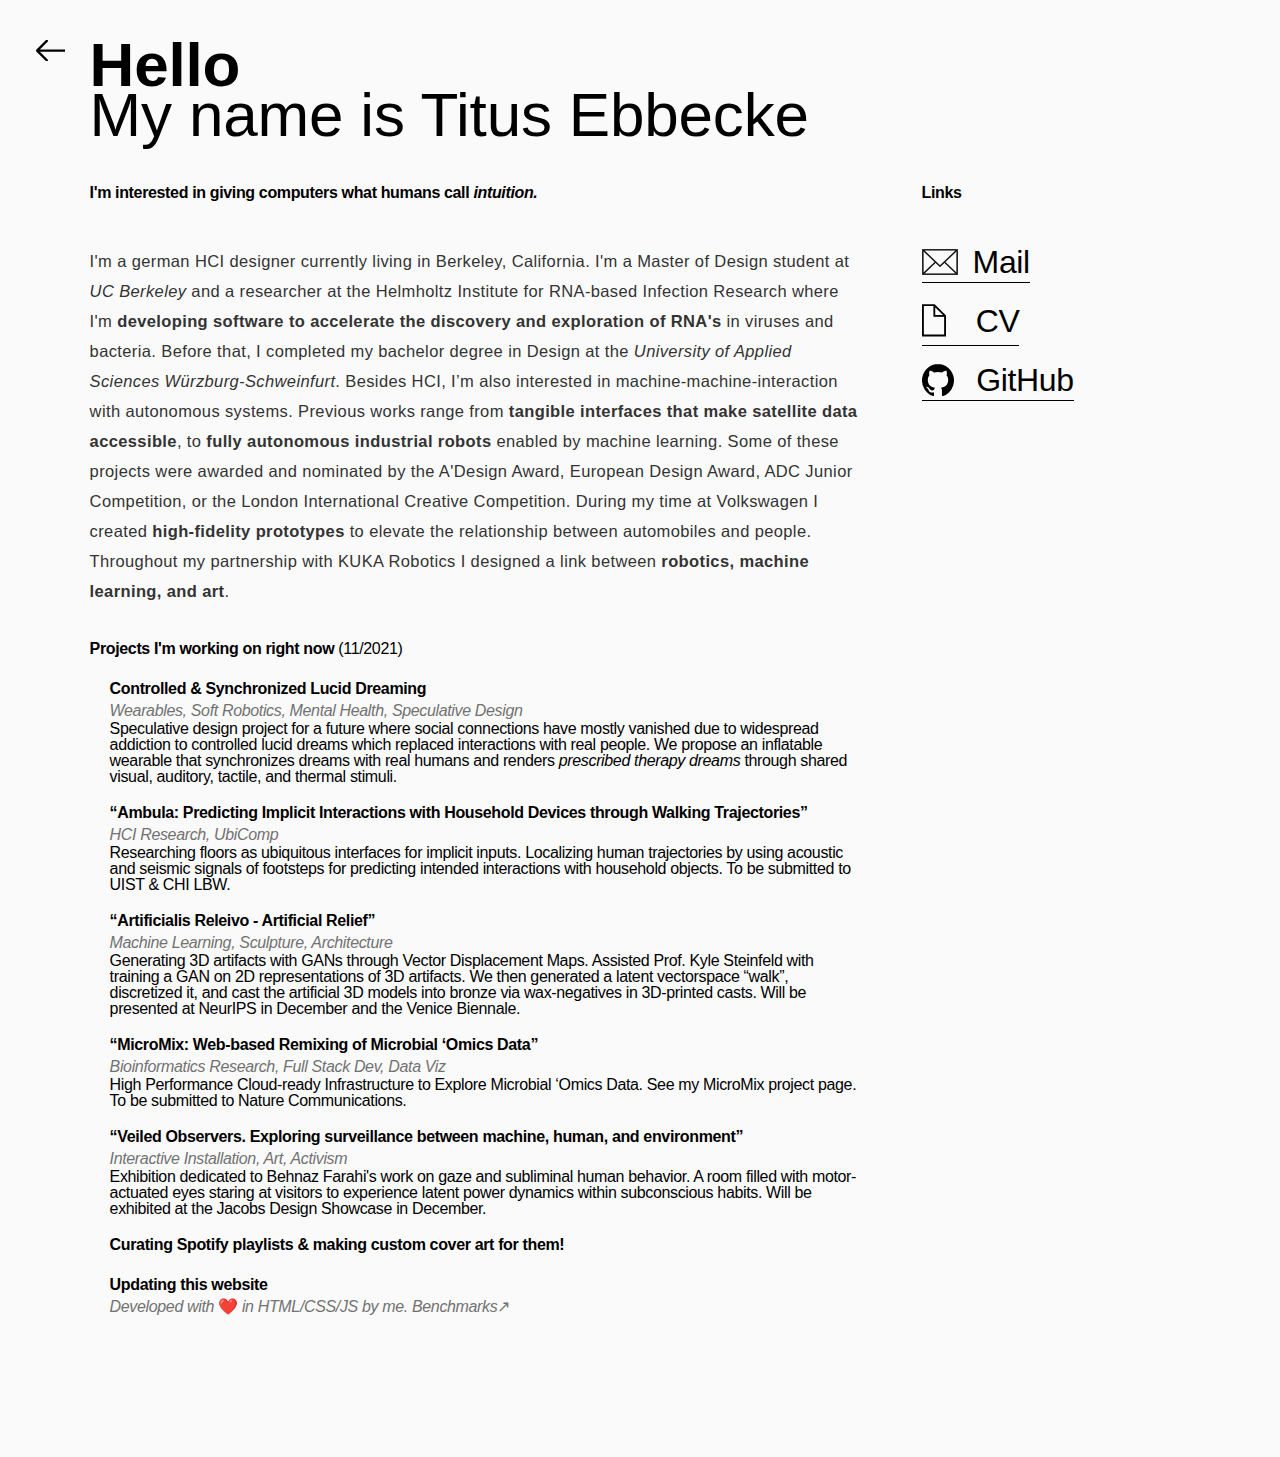
<file: public/about-me.html>
<html>

<head>

	<meta charset="UTF-8">
	<meta name="viewport" content="width=device-width, initial-scale=1.0">
	<title>Titus</title>
	<link rel="stylesheet" type="text/css" href="reset.css" media="screen" />
	<link rel="stylesheet" type="text/css" href="style-about-me.css" media="screen" />
	<link rel="stylesheet" type="text/css" href="style-home.css" media="screen" />
	<link rel="icon" type="image/svg+xml" href="favicon.svg" sizes="any">
</head>

<body>


	<div class="home">
		<a href="index.html">
			<div class="home-inner">
				<svg xmlns="http://www.w3.org/2000/svg" class="home-arrow" width="304.93" height="125.91"
					viewBox="0 0 304.93 125.91">
					<defs>
						<style>
							.a {
								fill: none;
								stroke: #fff;
								stroke-linecap: round;
								stroke-width: 7px;
							}
						</style>
					</defs>
					<g transform="translate(-10943.059 -9002.551)">
						<path class="a" d="M11506.014,9037.29l-58.006,58.006,58.006,58.006"
							transform="translate(-500 -29.79)" />
						<path class="a" d="M11744.487,9095.3H11448.33" transform="translate(-500 -29.796)" />
					</g>
				</svg>
			</div>
			<span class="home-inner-mobile mobile">
				<svg xmlns="http://www.w3.org/2000/svg" class="home-arrow-mobile" width="175.089" height="135.813"
					viewBox="0 0 175.089 135.813">
					<defs>
						<style>
							.a {
								fill: none;
								stroke: #fff;
								stroke-linecap: round;
								stroke-width: 14px;
							}
						</style>
					</defs>
					<g transform="translate(-10938.108 -8997.6)">
						<path class="a" d="M11506.014,9037.29l-58.006,58.006,58.006,58.006"
							transform="translate(-500 -29.79)" />
						<path class="a" d="M11606.2,9095.3H11448.33" transform="translate(-500 -29.796)" />
					</g>
				</svg>
			</span>
		</a>
	</div>


	<div class="wrapper">
		<div class="head">
			<!-- <div class="video">
				<video id="video-avatar" poster="video/avatar-stroke.png" muted autoplay>
					<source src="video/avatar_stroke_video.mp4">
				</video>
			</div> -->
			<div class="title">
				<div class="header">
					<h1>Hello</h1>
				</div>
				<div class="sub-header">
					<h1 id="subhead">My name is Titus Ebbecke</h1>
				</div>
			</div>



		</div>
		<div class="block-wrapper">
			<div class="block-left">
				<h5 class="title">I'm interested in giving computers what humans call <i>intuition.</i></h5>
				<p class="text-block">I'm a german HCI designer currently living in Berkeley, California. I'm a Master
					of Design student at <a href="https://design.berkeley.edu/" style="font-style:italic">UC
						Berkeley</a> and a researcher at the Helmholtz Institute for RNA-based Infection Research where
					I'm <strong>developing software to accelerate the discovery and exploration of RNA's</strong> in
					viruses and bacteria. Before that, I completed my bachelor degree in Design at the <a
						href="https://fg.fhws.de" style="font-style:italic">University of Applied Sciences
						Würzburg-Schweinfurt</a>. Besides HCI, I’m also interested in machine-machine-interaction with
					autonomous systems. Previous works range from <strong>tangible interfaces that make satellite data
						accessible</strong>, to <strong>fully autonomous industrial robots</strong> enabled by machine
					learning. Some of these projects were awarded and nominated by the A'Design Award, European Design
					Award, ADC Junior Competition, or the London International Creative Competition. During my time at
					Volkswagen I created <strong>high-fidelity prototypes</strong> to elevate the relationship between
					automobiles and people. Throughout my partnership with KUKA Robotics I designed a link between
					<strong>robotics, machine learning, and art</strong>.</p>
				<p class="projects-headline"><strong>Projects I'm working on right now</strong> (11/2021)</p>
				<div class="active-projects-list">
					<h5 class="projects-title">Controlled & Synchronized Lucid Dreaming</h5>
					<i class="projects-tags">Wearables, Soft Robotics, Mental Health, Speculative Design</i>
					<p>Speculative design project for a future where social connections have mostly vanished due to
						widespread addiction to controlled lucid dreams which replaced interactions with real people. We
						propose an inflatable wearable that synchronizes dreams with real humans and renders
						<i>prescribed therapy dreams</i> through shared visual, auditory, tactile, and thermal stimuli.
					</p>

					<h5 class="projects-title">“Ambula: Predicting Implicit Interactions with Household Devices through
						Walking Trajectories”</h5>
					<i class="projects-tags">HCI Research, UbiComp</i>
					<p>Researching floors as ubiquitous interfaces for implicit inputs. Localizing human trajectories by
						using acoustic and seismic signals of footsteps for predicting intended interactions with
						household objects. To be submitted to UIST & CHI LBW.</p>

					<h5 class="projects-title">“Artificialis Releivo - Artificial Relief”</h5>
					<i class="projects-tags">Machine Learning, Sculpture, Architecture</i>
					<p>Generating 3D artifacts with GANs through Vector Displacement Maps. Assisted Prof. Kyle Steinfeld
						with training a GAN on 2D representations of 3D artifacts. We then generated a latent
						vectorspace “walk”, discretized it, and cast the artificial 3D models into bronze via
						wax-negatives in 3D-printed casts. Will be presented at NeurIPS in December and the
						Venice Biennale.</p>

					<h5 class="projects-title">“MicroMix: Web-based Remixing of Microbial ‘Omics Data”</h5>
					<i class="projects-tags">Bioinformatics Research, Full Stack Dev, Data Viz</i>
					<p>High Performance Cloud-ready Infrastructure to Explore Microbial ‘Omics Data. See my MicroMix
						project page. To be submitted to Nature Communications.</p>

					<h5 class="projects-title">“Veiled Observers. Exploring surveillance between machine, human, and environment”</h5>
					<i class="projects-tags">Interactive Installation, Art, Activism</i>
					<p>Exhibition dedicated to Behnaz Farahi's work on gaze and subliminal human behavior. A room filled with motor-actuated eyes staring at visitors to experience latent power dynamics within subconscious habits. Will be exhibited at the Jacobs Design Showcase in December.</p>
					
					<h5 class="projects-title">Curating Spotify playlists & making custom cover art for them!</h5>

					<h5 class="projects-title">Updating this website</h5>
					<i class="projects-tags">Developed with ❤️ in HTML/CSS/JS by me. <a href="https://pagespeed.web.dev/report?url=https%3A%2F%2Ftitusebbecke.com%2F" target="_blank">Benchmarks↗</a></i>
				</div>


			</div>
			<div class="block-right">
				<h5 class="title">Links</h5>
				<div class="e-l-link-parent">
					<a href="mailto:titus@berkeley.edu" class="e-l-link">
						<img src="images/links-mail.svg" alt="E-Mail" class="img_e-l" id="img_e-l-mail">
						<span class="e-l-title">Mail</span>
					</a>
				</div>
				<div class="e-l-link-parent">
					<a href="documents/titus-ebbecke-cv.pdf" class="e-l-link">
						<img src="images/e-l-paper.svg" alt="Curriculum Vitae" class="img_e-l" id="img_e-l-cv">
						<span class="e-l-title">CV</span>
					</a>
				</div>
				<div class="e-l-link-parent">
					<a href="https://github.com/titusss" class="e-l-link">
						<img src="images/github-logo.svg" alt="GitHub" class="img_e-l" id="img_e-l-github">
						<span class="e-l-title">GitHub</span>
					</a>
				</div>


			</div>
		</div>
	</div>
</body>
</file>
<file: public/style-about-me.css>
:root {
  --medium-gray: #525252; 
  --dark-gray: #B3B3B3;
}

::selection {
  background: #1e00ff;
  color: #fff;
}

::-moz-selection {
  background: #000;
  color: #fff;
}

html {
	scroll-behavior: smooth;
}

body {
    background-color: #FAFAFA;
	font-family: "SF Pro Text","Helvetica","SF Pro Icons","Helvetica Neue","Arial",sans-serif;
	color: #000;
	letter-spacing: -0.022em;
	font-synthesis: none;
    -moz-font-feature-settings: 'kern';
    -webkit-font-smoothing: antialiased;
    -moz-osx-font-smoothing: grayscale;
}

h2 {
	font-size: 72px;
	letter-spacing: -0.013em;
}

h1 {
	font-size: 62px;
	font-weight: 700;
    letter-spacing: -0.003em;
    line-height: 50px;
}

#subhead {
	font-weight: 400;
}

h6 {
	display: inline-block;
	font-size: 12px;
	font-weight: 200;
	text-transform: uppercase;
	letter-spacing: 0.17em;
}

.home {
	filter: brightness(0);
}

.wrapper {
	padding: 7vw;
	padding-top: 40px;
}

.head {
	display: flex;
}

.title {
	display: inline-block;
	margin-top: 150px;
    margin-bottom: 50px;
}
}

.sub-header {
	margin: 40px 0 40px 0;
}

.video {
	max-width: 29%;
	position: absolute;
	left: 200px;
	z-index: -10;
	display: inline-block;
}

#video-avatar {
	max-width: 300px;
	width: 100%;
}

.block-left {
    padding: 0 5vw 0 0;
    width: 60vw;
}

.title {
	margin: 0 0 45px 0;
}

.text-block {
	padding-bottom: 15px;
    font-size: 16.5px;
    font-weight: 400;
    line-height: 30px;
    display: inline-block;
    color: #333;
    vertical-align: top;
    letter-spacing: .023em;
    
}

.links-note {
	padding-bottom: 15px;
    font-size: 16.5px;
    font-weight: 400;
    line-height: 32px;
    vertical-align: top;
    letter-spacing: .022em;
}

.block-wrapper {
	display: flex;
}

.e-l-link-parent {
	display: flex;
}

.e-l-link {
	border-bottom: 1px solid #000;
	padding-bottom: 4px;
	margin: 0 0 18px 0;
	transition: transform 250ms ease;
}

.e-l-link:hover {
	transform: translate(10px, 0px);
	border-bottom: 1px solid #FAFAFA;
}

.img_e-l-video, .e-l-title {
	vertical-align: middle;
	font-size: 32px;
	font-weight: 200;
}

.img_e-l {
	margin-right: 10px;
	vertical-align: middle;
}

#img_e-l-mail {
	height: 26px;
}

#img_e-l-cv {
	height: 40px;
}

#img_e-l-github {
	margin-right: 18px;
}

/******** MOBILE ********/

@media only screen and (max-width: 767px) {
	.video {
		display: none;
	}
}

@media only screen and (max-width: 767px) {
	.wrapper {
		padding-top: 12vw !important;
	}
}

@media only screen and (max-width: 767px) {
	#subhead {
		font-size: 40px;
	}
}

@media only screen and (max-width: 767px) {
	.block-wrapper {
		display: block;
		margin-top: 50px;
	}
}

@media only screen and (max-width: 767px) {
	.block-left {
		padding: 0;
		width: auto;
	}
}

@media only screen and (max-width: 767px) {
	.text-block {
		line-height: 32px;
		font-size: 16px;
		width: auto;
		padding-bottom: 35px;
	}
}

@media only screen and (max-width: 767px) {
	.title {
		margin-bottom: 25px;
	}
}

.projects-title, .projects-headline {
	padding: 20px 0 4px 0;
}

.active-projects-list {
	margin: 0 0 50px 20px;
}

.projects-tags {
	line-height: 20px;
	color: #727272;
}
</file>
<file: public/style-home.css>
.dark {
	filter: brightness(0);
}

.home {
	position: fixed;
	z-index: 500;
	top: 40px;
	left: 20px;
}

.home-inner {
	width: 4vw;
	overflow: hidden;
	padding-left: 0.5vw;
}

.home-arrow {
    width: 4vw;
    transform: translate(20%, 0);
    transition: transform 300ms cubic-bezier(0.175, 0.885, 0.320, 1.275);
    height: auto;
}

.home-arrow-mobile {
	width: 6vw;
    height: auto;
}

.home-arrow:hover {
	transform: translate(0, 0);
}

.home-inner {
	width: 3vw;
}


@media only screen and (max-width: 767px) {
	.home {
		top: 15px;
    	left: 15px;
	}
}

@media only screen and (max-width: 767px) {
	.home-inner {
		display: none;
	}
}

@media only screen and (min-width: 768px) {
	.mobile {
		display: none;
	}
}
</file>
